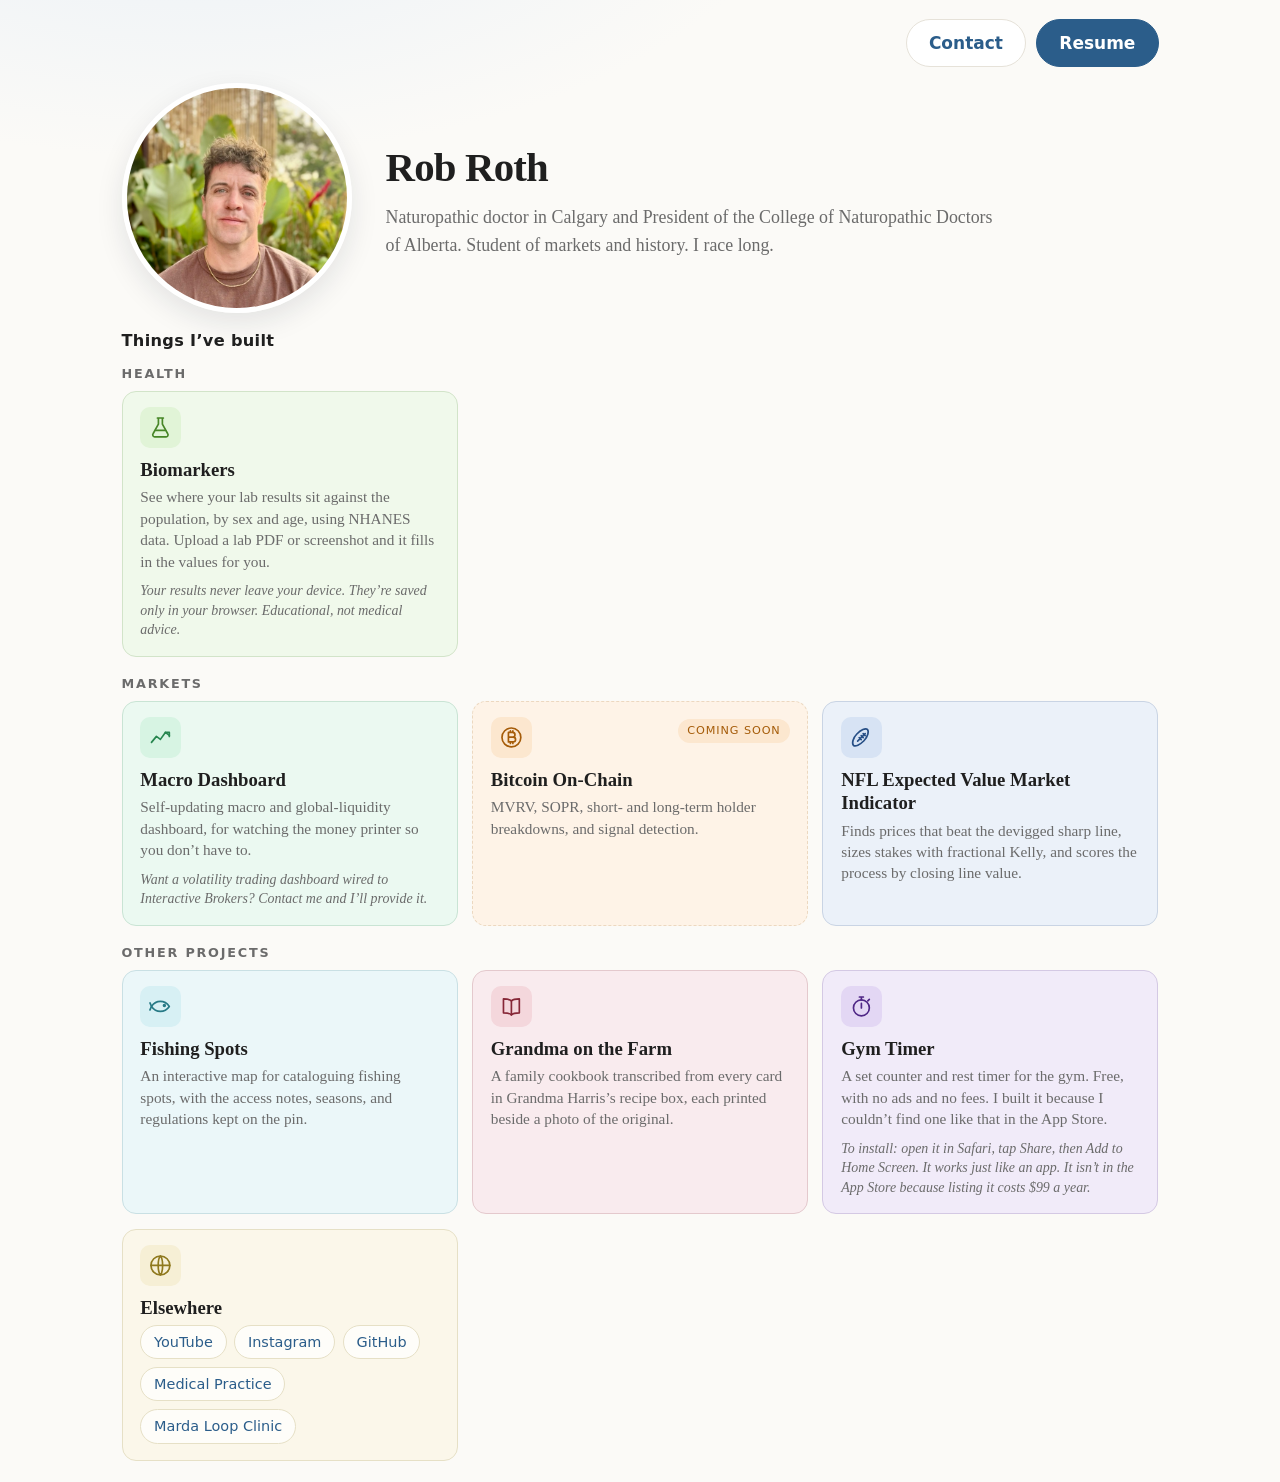
<file: index.html>
<!doctype html>
<html lang="en">
<head>
  <meta charset="utf-8">
  <meta name="viewport" content="width=device-width, initial-scale=1">
  <title>Rob Roth</title>
  <link rel="icon" type="image/svg+xml" href="img/favicon.svg">
  <link rel="icon" type="image/png" sizes="32x32" href="img/favicon-32.png">
  <link rel="icon" type="image/png" sizes="192x192" href="img/favicon-192.png">
  <link rel="apple-touch-icon" href="img/apple-touch-icon.png">
  <link rel="stylesheet" href="css/style.css?v=2">
</head>
<body class="home">
  <main class="home">
    <nav class="site top">
      <a href="#" id="contact" data-u="hello" data-d="robroth.ca">Contact</a>
      <a href="resume/" class="primary">Resume</a>
    </nav>

    <header class="hero">
      <img class="photo" src="img/rob.jpg" alt="Rob Roth" width="230" height="230">
      <div>
        <h1>Rob Roth</h1>
        <p class="lede">Naturopathic doctor in Calgary and President of the College of Naturopathic Doctors of Alberta. Student of markets and history. I race long.</p>
      </div>
    </header>

    <p class="built">Things I’ve built</p>

    <div class="grid">

      <h2>Health</h2>

      <a class="card" style="--h:100" href="https://robroth.ca/biomarkers/">
        <svg class="icon" viewBox="0 0 24 24" aria-hidden="true"><path d="M9 2.5h6M10 2.5v6.2L4.6 18.4A2 2 0 0 0 6.4 21.5h11.2a2 2 0 0 0 1.8-3.1L14 8.7V2.5"/><path d="M7 15h10"/></svg>
        <h3>Biomarkers</h3>
        <p>See where your lab results sit against the population, by sex and age, using NHANES data. Upload a lab PDF or screenshot and it fills in the values for you.</p>
        <p class="aside"><em>Your results never leave your device. They’re saved only in your browser. Educational, not medical advice.</em></p>
      </a>

      <h2>Markets</h2>

      <a class="card" style="--h:145" href="https://robroth.ca/macro-dashboard/">
        <svg class="icon" viewBox="0 0 24 24" aria-hidden="true"><polyline points="3 17 8 11 12 14 17 7 21 10"/><polyline points="17 7 21 7 21 11"/></svg>
        <h3>Macro Dashboard</h3>
        <p>Self-updating macro and global-liquidity dashboard, for watching the money printer so you don’t have to.</p>
        <p class="aside"><em>Want a volatility trading dashboard wired to Interactive Brokers? Contact me and I’ll provide it.</em></p>
      </a>

      <div class="card soon" style="--h:32; --s:90%">
        <span class="badge">Coming soon</span>
        <svg class="icon" viewBox="0 0 24 24" aria-hidden="true"><circle cx="12" cy="12" r="9.5"/><path d="M9 7h4.2a2.4 2.4 0 0 1 0 4.8H9m0 0h4.8a2.4 2.4 0 0 1 0 4.8H9zM9 7v9.6M11 5.5V7m0 9.6v1.5m2.5-12.6V7m0 9.6v1.5"/></svg>
        <h3>Bitcoin On-Chain</h3>
        <p>MVRV, SOPR, short- and long-term holder breakdowns, and signal detection.</p>
      </div>

      <a class="card" style="--h:215" href="https://robroth.ca/nfl-bet-tracker/">
        <svg class="icon" viewBox="0 0 24 24" aria-hidden="true"><path d="M4 20c-1.8-1.8-.6-7.4 3.4-11.4S16.2 2.2 18 4s.6 7.4-3.4 11.4S5.8 21.8 4 20z"/><path d="M8.2 15.8l7.6-7.6M9.8 12.2l2 2M11.8 10.2l2 2M13.8 8.2l2 2"/></svg>
        <h3>NFL Expected Value Market Indicator</h3>
        <p>Finds prices that beat the devigged sharp line, sizes stakes with fractional Kelly, and scores the process by closing line value.</p>
      </a>

      <h2>Other Projects</h2>

      <a class="card" style="--h:188" href="https://robroth.ca/Fishing/">
        <svg class="icon" viewBox="0 0 24 24" aria-hidden="true"><path d="M3 12s3.5-5 9-5 9 5 9 5-3.5 5-9 5-9-5-9-5z"/><path d="M3 12l-1.5-3.5M3 12l-1.5 3.5"/><circle cx="16" cy="11" r=".9" fill="currentColor"/></svg>
        <h3>Fishing Spots</h3>
        <p>An interactive map for cataloguing fishing spots, with the access notes, seasons, and regulations kept on the pin.</p>
      </a>

      <a class="card" style="--h:350" href="https://robroth.ca/grandma-on-the-farm/">
        <svg class="icon" viewBox="0 0 24 24" aria-hidden="true"><path d="M12 6.5c-1.5-1.5-4-2-8-2v14c4 0 6.5.5 8 2 1.5-1.5 4-2 8-2v-14c-4 0-6.5.5-8 2z"/><path d="M12 6.5v14"/></svg>
        <h3>Grandma on the Farm</h3>
        <p>A family cookbook transcribed from every card in Grandma Harris’s recipe box, each printed beside a photo of the original.</p>
      </a>

      <a class="card" style="--h:265" href="https://robroth.ca/gym-timer/">
        <svg class="icon" viewBox="0 0 24 24" aria-hidden="true"><circle cx="12" cy="13.5" r="8"/><path d="M12 13.5V9M10 2.5h4M12 2.5v3M18.5 6.5l1.5-1.5"/></svg>
        <h3>Gym Timer</h3>
        <p>A set counter and rest timer for the gym. Free, with no ads and no fees. I built it because I couldn’t find one like that in the App Store.</p>
        <p class="aside"><em>To install: open it in Safari, tap Share, then Add to Home Screen. It works just like an app. It isn’t in the App Store because listing it costs $99 a year.</em></p>
      </a>

      <div class="card elsewhere" style="--h:48; --s:65%">
        <svg class="icon" viewBox="0 0 24 24" aria-hidden="true"><circle cx="12" cy="12" r="9.5"/><path d="M2.5 12h19M12 2.5c3 3 3 16 0 19M12 2.5c-3 3-3 16 0 19"/></svg>
        <h3>Elsewhere</h3>
        <ul>
          <li><a href="https://www.youtube.com/@rockinrobbieroth">YouTube</a></li>
          <li><a href="https://www.instagram.com/rockinrobbieroth/">Instagram</a></li>
          <li><a href="https://github.com/robertarthurjackson">GitHub</a></li>
          <li><a href="https://www.drrobroth.com">Medical Practice</a></li>
          <li><a href="https://www.mardaloopwellness.com">Marda Loop Clinic</a></li>
        </ul>
      </div>
    </div>
  </main>
  <script>
    (function () {
      var a = document.getElementById('contact');
      var addr = a.dataset.u + '@' + a.dataset.d;
      a.addEventListener('click', function (e) { e.preventDefault(); location.href = 'mailto:' + addr; });
      a.title = addr;
    })();
  </script>
</body>
</html>
</file>
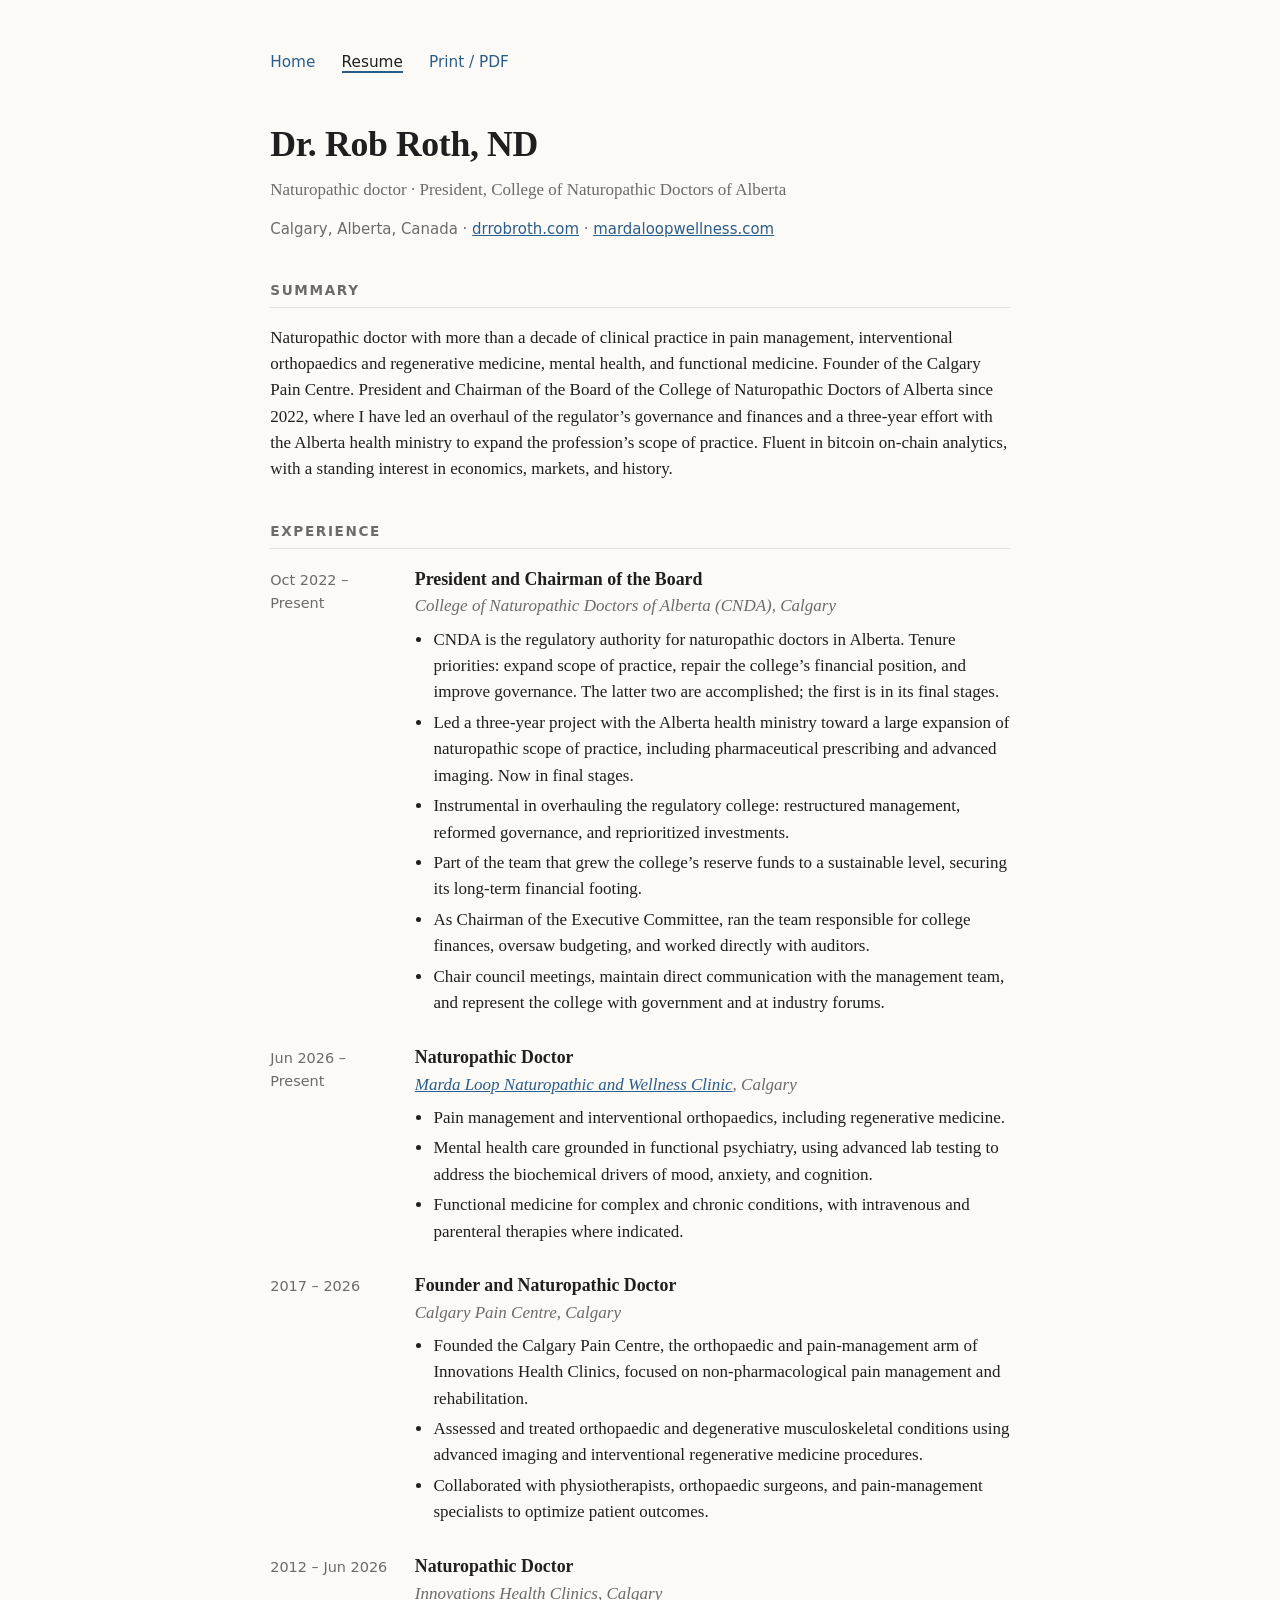
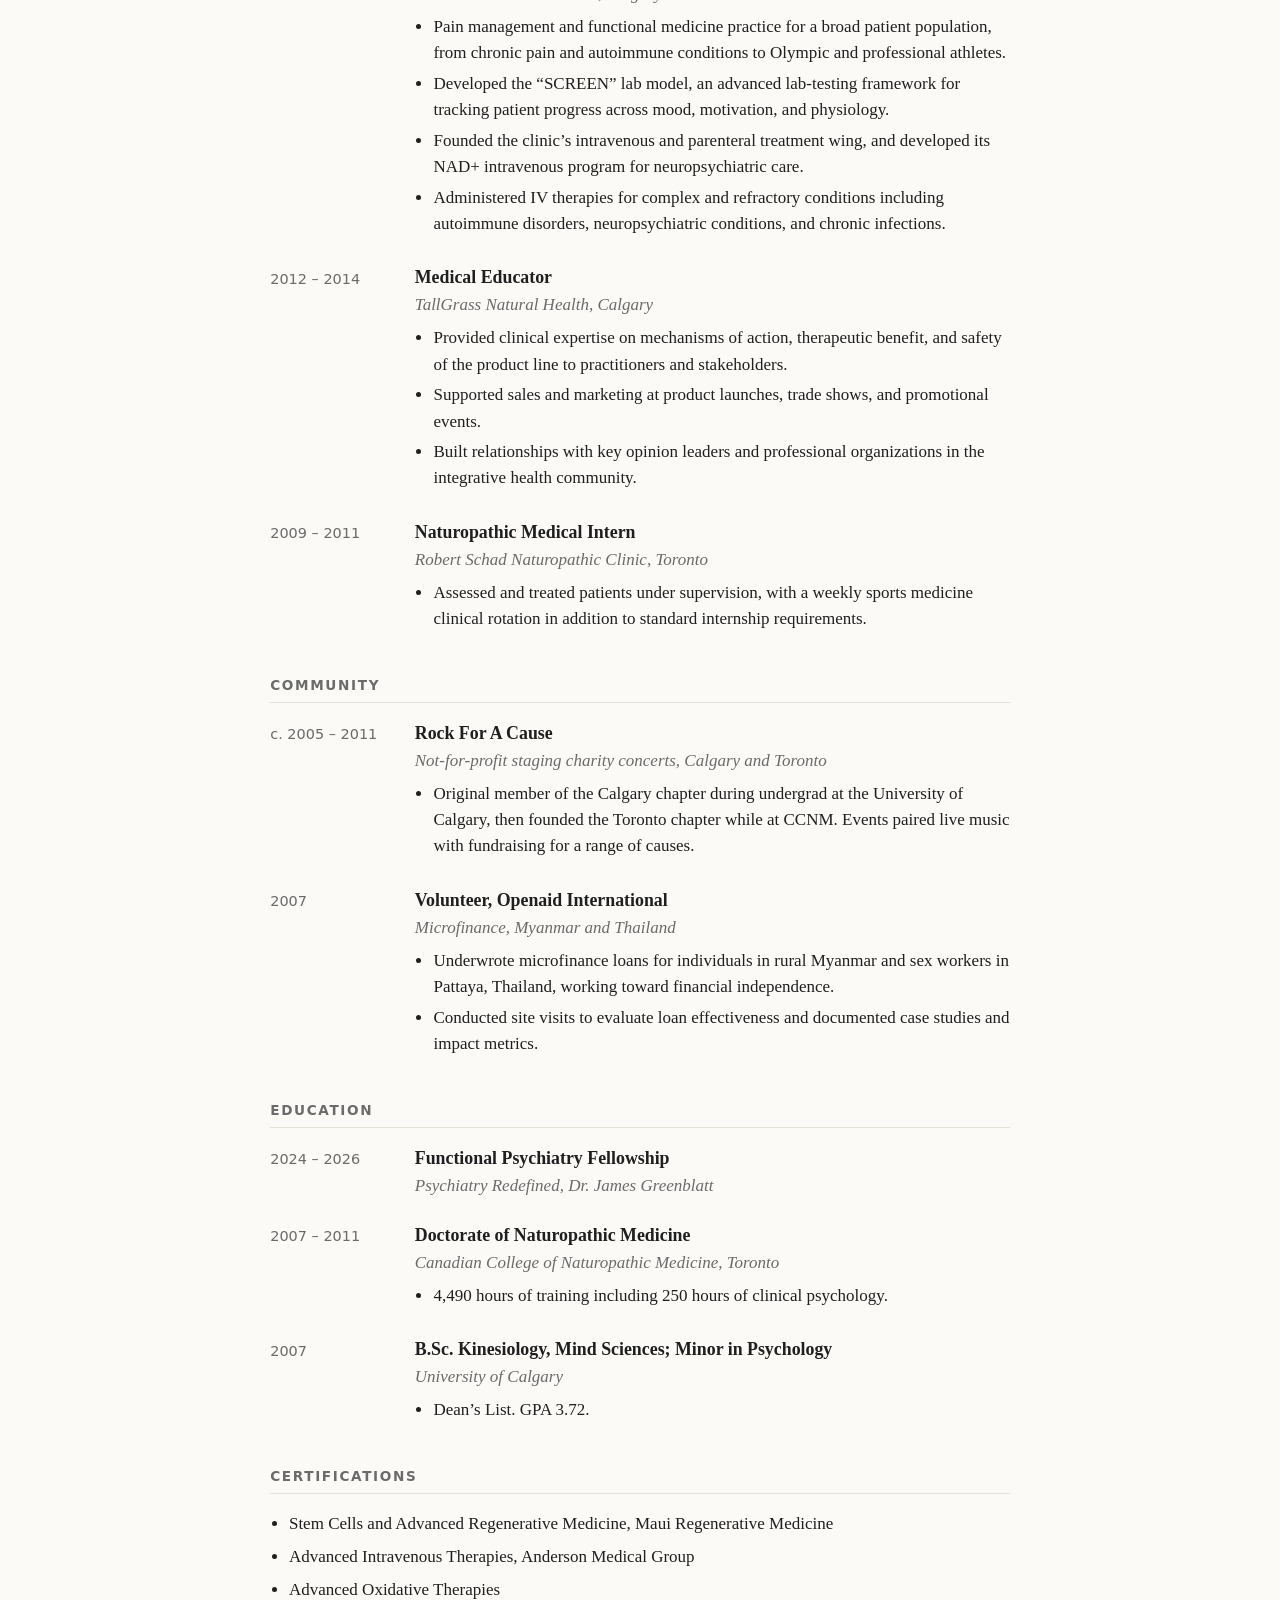
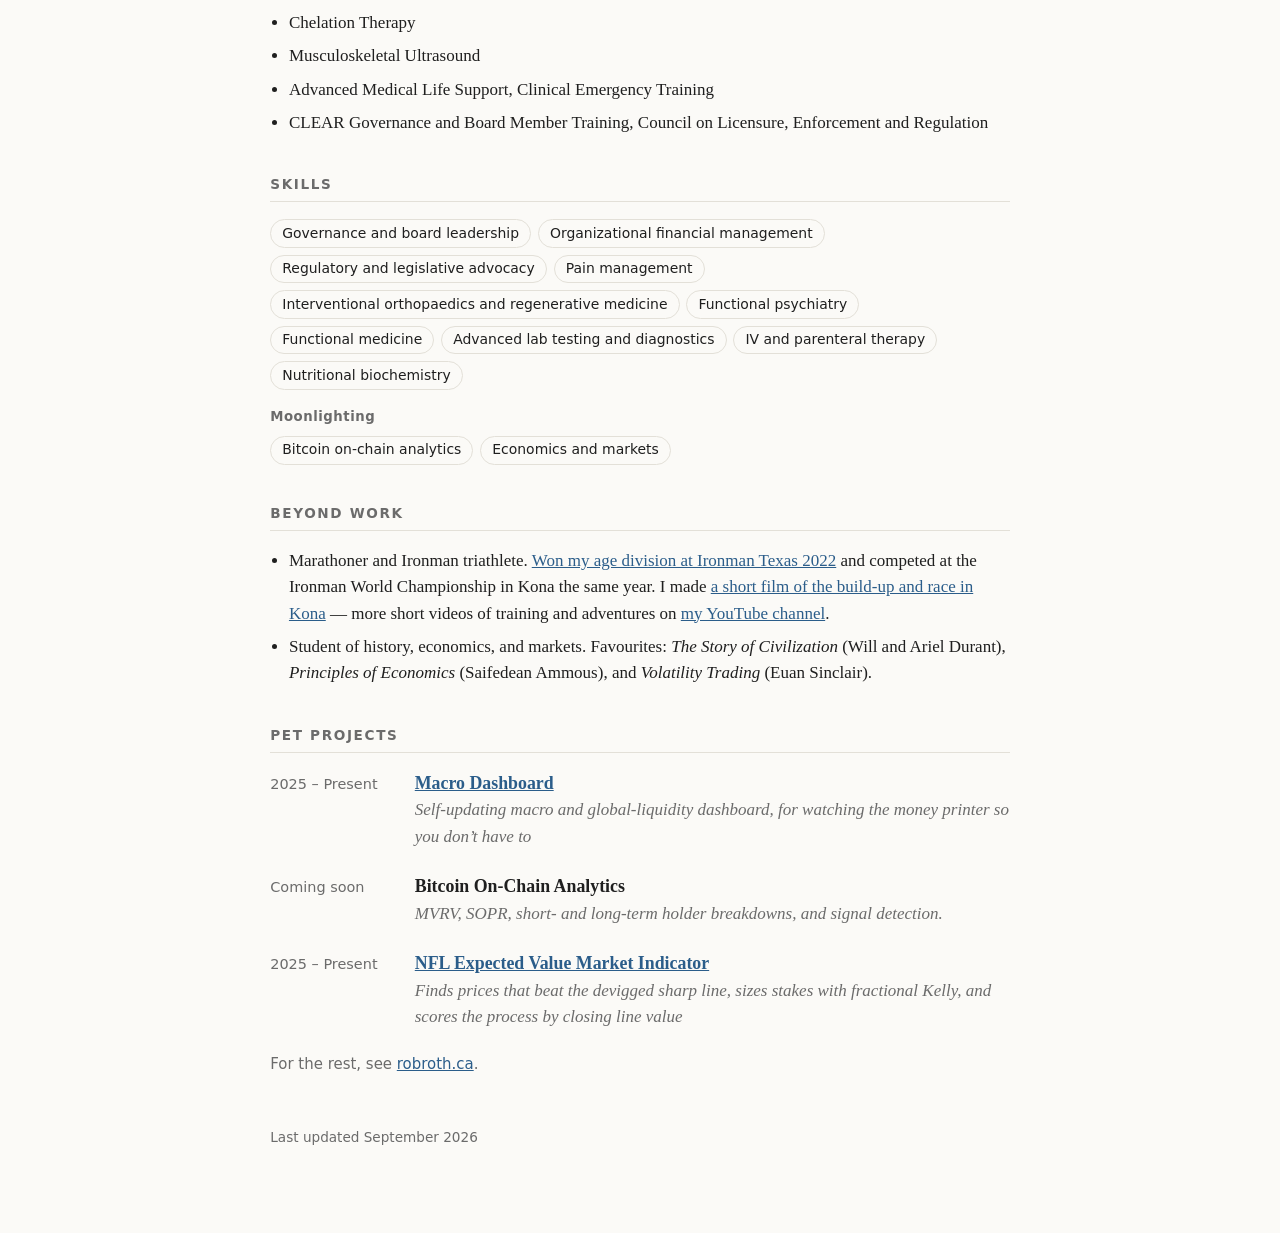
<file: resume/index.html>
<!doctype html>
<html lang="en">
<head>
  <meta charset="utf-8">
  <meta name="viewport" content="width=device-width, initial-scale=1">
  <title>Dr. Rob Roth — Resume</title>
  <link rel="icon" type="image/svg+xml" href="../img/favicon.svg">
  <link rel="icon" type="image/png" sizes="32x32" href="../img/favicon-32.png">
  <link rel="icon" type="image/png" sizes="192x192" href="../img/favicon-192.png">
  <link rel="apple-touch-icon" href="../img/apple-touch-icon.png">
  <link rel="stylesheet" href="../css/style.css">
</head>
<body>
  <main>
    <nav class="site">
      <a href="../">Home</a>
      <a href="./" class="current">Resume</a>
      <a href="#" class="no-print" onclick="window.print();return false;">Print / PDF</a>
    </nav>

    <header class="cv">
      <h1>Dr. Rob Roth, ND</h1>
      <p class="tagline">Naturopathic doctor · President, College of Naturopathic Doctors of Alberta</p>
      <p class="contact">
        <span>Calgary, Alberta, Canada</span>
        <span><a href="https://www.drrobroth.com">drrobroth.com</a></span>
        <span><a href="https://www.mardaloopwellness.com">mardaloopwellness.com</a></span>
      </p>
    </header>

    <section class="cv" id="summary">
      <h2>Summary</h2>
      <p>Naturopathic doctor with more than a decade of clinical practice in pain management, interventional orthopaedics and regenerative medicine, mental health, and functional medicine. Founder of the Calgary Pain Centre. President and Chairman of the Board of the College of Naturopathic Doctors of Alberta since 2022, where I have led an overhaul of the regulator’s governance and finances and a three-year effort with the Alberta health ministry to expand the profession’s scope of practice. Fluent in bitcoin on-chain analytics, with a standing interest in economics, markets, and history.</p>
    </section>

    <section class="cv" id="experience">
      <h2>Experience</h2>

      <div class="entry">
        <div class="when">Oct 2022 – Present</div>
        <div>
          <h3>President and Chairman of the Board</h3>
          <div class="org">College of Naturopathic Doctors of Alberta (CNDA), Calgary</div>
          <ul>
            <li>CNDA is the regulatory authority for naturopathic doctors in Alberta. Tenure priorities: expand scope of practice, repair the college’s financial position, and improve governance. The latter two are accomplished; the first is in its final stages.</li>
            <li>Led a three-year project with the Alberta health ministry toward a large expansion of naturopathic scope of practice, including pharmaceutical prescribing and advanced imaging. Now in final stages.</li>
            <li>Instrumental in overhauling the regulatory college: restructured management, reformed governance, and reprioritized investments.</li>
            <li>Part of the team that grew the college’s reserve funds to a sustainable level, securing its long-term financial footing.</li>
            <li>As Chairman of the Executive Committee, ran the team responsible for college finances, oversaw budgeting, and worked directly with auditors.</li>
            <li>Chair council meetings, maintain direct communication with the management team, and represent the college with government and at industry forums.</li>
          </ul>
        </div>
      </div>

      <div class="entry">
        <div class="when">Jun 2026 – Present</div>
        <div>
          <h3>Naturopathic Doctor</h3>
          <div class="org"><a href="https://www.mardaloopwellness.com">Marda Loop Naturopathic and Wellness Clinic</a>, Calgary</div>
          <ul>
            <li>Pain management and interventional orthopaedics, including regenerative medicine.</li>
            <li>Mental health care grounded in functional psychiatry, using advanced lab testing to address the biochemical drivers of mood, anxiety, and cognition.</li>
            <li>Functional medicine for complex and chronic conditions, with intravenous and parenteral therapies where indicated.</li>
          </ul>
        </div>
      </div>

      <div class="entry">
        <div class="when">2017 – 2026</div>
        <div>
          <h3>Founder and Naturopathic Doctor</h3>
          <div class="org">Calgary Pain Centre, Calgary</div>
          <ul>
            <li>Founded the Calgary Pain Centre, the orthopaedic and pain-management arm of Innovations Health Clinics, focused on non-pharmacological pain management and rehabilitation.</li>
            <li>Assessed and treated orthopaedic and degenerative musculoskeletal conditions using advanced imaging and interventional regenerative medicine procedures.</li>
            <li>Collaborated with physiotherapists, orthopaedic surgeons, and pain-management specialists to optimize patient outcomes.</li>
          </ul>
        </div>
      </div>

      <div class="entry">
        <div class="when">2012 – Jun 2026</div>
        <div>
          <h3>Naturopathic Doctor</h3>
          <div class="org">Innovations Health Clinics, Calgary</div>
          <ul>
            <li>Pain management and functional medicine practice for a broad patient population, from chronic pain and autoimmune conditions to Olympic and professional athletes.</li>
            <li>Developed the “SCREEN” lab model, an advanced lab-testing framework for tracking patient progress across mood, motivation, and physiology.</li>
            <li>Founded the clinic’s intravenous and parenteral treatment wing, and developed its NAD+ intravenous program for neuropsychiatric care.</li>
            <li>Administered IV therapies for complex and refractory conditions including autoimmune disorders, neuropsychiatric conditions, and chronic infections.</li>
          </ul>
        </div>
      </div>

      <div class="entry">
        <div class="when">2012 – 2014</div>
        <div>
          <h3>Medical Educator</h3>
          <div class="org">TallGrass Natural Health, Calgary</div>
          <ul>
            <li>Provided clinical expertise on mechanisms of action, therapeutic benefit, and safety of the product line to practitioners and stakeholders.</li>
            <li>Supported sales and marketing at product launches, trade shows, and promotional events.</li>
            <li>Built relationships with key opinion leaders and professional organizations in the integrative health community.</li>
          </ul>
        </div>
      </div>

      <div class="entry">
        <div class="when">2009 – 2011</div>
        <div>
          <h3>Naturopathic Medical Intern</h3>
          <div class="org">Robert Schad Naturopathic Clinic, Toronto</div>
          <ul>
            <li>Assessed and treated patients under supervision, with a weekly sports medicine clinical rotation in addition to standard internship requirements.</li>
          </ul>
        </div>
      </div>
    </section>

    <section class="cv" id="projects">
      <h2>Community</h2>

      <div class="entry">
        <div class="when">c. 2005 – 2011</div>
        <div>
          <h3>Rock For A Cause</h3>
          <div class="org">Not-for-profit staging charity concerts, Calgary and Toronto</div>
          <ul>
            <li>Original member of the Calgary chapter during undergrad at the University of Calgary, then founded the Toronto chapter while at CCNM. Events paired live music with fundraising for a range of causes.</li>
          </ul>
        </div>
      </div>

      <div class="entry">
        <div class="when">2007</div>
        <div>
          <h3>Volunteer, Openaid International</h3>
          <div class="org">Microfinance, Myanmar and Thailand</div>
          <ul>
            <li>Underwrote microfinance loans for individuals in rural Myanmar and sex workers in Pattaya, Thailand, working toward financial independence.</li>
            <li>Conducted site visits to evaluate loan effectiveness and documented case studies and impact metrics.</li>
          </ul>
        </div>
      </div>
    </section>

    <section class="cv" id="education">
      <h2>Education</h2>

      <div class="entry">
        <div class="when">2024 – 2026</div>
        <div>
          <h3>Functional Psychiatry Fellowship</h3>
          <div class="org">Psychiatry Redefined, Dr. James Greenblatt</div>
        </div>
      </div>

      <div class="entry">
        <div class="when">2007 – 2011</div>
        <div>
          <h3>Doctorate of Naturopathic Medicine</h3>
          <div class="org">Canadian College of Naturopathic Medicine, Toronto</div>
          <ul>
            <li>4,490 hours of training including 250 hours of clinical psychology.</li>
          </ul>
        </div>
      </div>

      <div class="entry">
        <div class="when">2007</div>
        <div>
          <h3>B.Sc. Kinesiology, Mind Sciences; Minor in Psychology</h3>
          <div class="org">University of Calgary</div>
          <ul>
            <li>Dean’s List. GPA 3.72.</li>
          </ul>
        </div>
      </div>
    </section>

    <section class="cv" id="certifications">
      <h2>Certifications</h2>
      <ul>
        <li>Stem Cells and Advanced Regenerative Medicine, Maui Regenerative Medicine</li>
        <li>Advanced Intravenous Therapies, Anderson Medical Group</li>
        <li>Advanced Oxidative Therapies</li>
        <li>Chelation Therapy</li>
        <li>Musculoskeletal Ultrasound</li>
        <li>Advanced Medical Life Support, Clinical Emergency Training</li>
        <li>CLEAR Governance and Board Member Training, Council on Licensure, Enforcement and Regulation</li>
      </ul>
    </section>

    <section class="cv" id="skills">
      <h2>Skills</h2>
      <ul class="tags">
        <li>Governance and board leadership</li>
        <li>Organizational financial management</li>
        <li>Regulatory and legislative advocacy</li>
        <li>Pain management</li>
        <li>Interventional orthopaedics and regenerative medicine</li>
        <li>Functional psychiatry</li>
        <li>Functional medicine</li>
        <li>Advanced lab testing and diagnostics</li>
        <li>IV and parenteral therapy</li>
        <li>Nutritional biochemistry</li>
      </ul>
      <h3 class="sub">Moonlighting</h3>
      <ul class="tags">
        <li>Bitcoin on-chain analytics</li>
        <li>Economics and markets</li>
      </ul>
    </section>

    <section class="cv" id="personal">
      <h2>Beyond Work</h2>
      <ul>
        <li>Marathoner and Ironman triathlete. <a href="https://www.instagram.com/p/Cc_O9wvA-jr/">Won my age division at Ironman Texas 2022</a> and competed at the Ironman World Championship in Kona the same year. I made <a href="https://www.youtube.com/watch?v=jEcnDeVqDio">a short film of the build-up and race in Kona</a> — more short videos of training and adventures on <a href="https://www.youtube.com/@rockinrobbieroth">my YouTube channel</a>.</li>
        <li>Student of history, economics, and markets. Favourites: <em>The Story of Civilization</em> (Will and Ariel Durant), <em>Principles of Economics</em> (Saifedean Ammous), and <em>Volatility Trading</em> (Euan Sinclair).</li>
      </ul>
    </section>

    <section class="cv" id="projects-software">
      <h2>Pet Projects</h2>
      <div class="entry">
        <div class="when">2025 – Present</div>
        <div>
          <h3><a href="https://robroth.ca/macro-dashboard/">Macro Dashboard</a></h3>
          <div class="org">Self-updating macro and global-liquidity dashboard, for watching the money printer so you don’t have to</div>
        </div>
      </div>
      <div class="entry">
        <div class="when">Coming soon</div>
        <div>
          <h3>Bitcoin On-Chain Analytics</h3>
          <div class="org">MVRV, SOPR, short- and long-term holder breakdowns, and signal detection.</div>
        </div>
      </div>
      <div class="entry">
        <div class="when">2025 – Present</div>
        <div>
          <h3><a href="https://robroth.ca/nfl-bet-tracker/">NFL Expected Value Market Indicator</a></h3>
          <div class="org">Finds prices that beat the devigged sharp line, sizes stakes with fractional Kelly, and scores the process by closing line value</div>
        </div>
      </div>
      </div>
      </div>
      <p class="more">For the rest, see <a href="https://robroth.ca">robroth.ca</a>.</p>
    </section>

    <footer>Last updated September 2026</footer>
  </main>
</body>
</html>
</file>
<file: css/style.css>
/* Shared styles for robroth.com */
:root {
  --bg: #fbfaf7;
  --ink: #1f1f1f;
  --muted: #6b6b6b;
  --rule: #e3e0d8;
  --accent: #2b5d8a;
  --max: 46rem;
}
@media (prefers-color-scheme: dark) {
  :root { --bg: #161616; --ink: #ececec; --muted: #a0a0a0; --rule: #333; --accent: #7fb0e0; }
}
* { box-sizing: border-box; }
html { font-size: 17px; }
body {
  margin: 0;
  background: var(--bg);
  color: var(--ink);
  font-family: Georgia, "Times New Roman", serif;
  line-height: 1.55;
}
main { max-width: var(--max); margin: 0 auto; padding: 3rem 1.25rem 5rem; }
a { color: var(--accent); }
nav.site { font-family: system-ui, -apple-system, sans-serif; font-size: 0.9rem; margin-bottom: 2.5rem; }
nav.site a { margin-right: 1.25rem; text-decoration: none; }
nav.site a.current { color: var(--ink); border-bottom: 2px solid var(--accent); }

/* C.V. */
header.cv h1 { font-size: 2.1rem; margin: 0 0 0.25rem; letter-spacing: -0.01em; }
header.cv .tagline { color: var(--muted); margin: 0 0 0.75rem; }
header.cv .contact { font-family: system-ui, -apple-system, sans-serif; font-size: 0.88rem; color: var(--muted); }
header.cv .contact span + span::before { content: " · "; }
section.cv { margin-top: 2.25rem; }
section.cv h2 {
  font-family: system-ui, -apple-system, sans-serif;
  font-size: 0.8rem; text-transform: uppercase; letter-spacing: 0.12em;
  color: var(--muted); border-bottom: 1px solid var(--rule);
  padding-bottom: 0.35rem; margin: 0 0 1rem;
}
.entry { display: grid; grid-template-columns: 7.5rem 1fr; gap: 0 1rem; margin-bottom: 1.35rem; }
.entry .when { font-family: system-ui, -apple-system, sans-serif; font-size: 0.85rem; color: var(--muted); padding-top: 0.2rem; }
.entry h3 { margin: 0; font-size: 1.05rem; font-weight: 600; }
.entry .org { color: var(--muted); font-style: italic; }
.entry ul { margin: 0.4rem 0 0; padding-left: 1.1rem; }
.entry li { margin-bottom: 0.25rem; }
.tags { display: flex; flex-wrap: wrap; gap: 0.4rem; padding: 0; margin: 0; list-style: none; }
.tags li {
  font-family: system-ui, -apple-system, sans-serif; font-size: 0.82rem;
  border: 1px solid var(--rule); border-radius: 999px; padding: 0.15rem 0.65rem;
}
section.cv h3.sub { font-family: system-ui, -apple-system, sans-serif; font-size: 0.78rem; font-weight: 600; letter-spacing: 0.04em; color: var(--muted); margin: 1rem 0 0.5rem; }
section.cv p.more { font-family: system-ui, -apple-system, sans-serif; font-size: 0.88rem; color: var(--muted); margin: 0.25rem 0 0; }
.placeholder { color: var(--muted); }
.placeholder::before { content: "[ "; } .placeholder::after { content: " ]"; }
footer { margin-top: 3rem; font-family: system-ui, -apple-system, sans-serif; font-size: 0.8rem; color: var(--muted); }

@media (max-width: 600px) {
  .entry { grid-template-columns: 1fr; }
  .entry .when { padding: 0 0 0.2rem; }
}
@media print {
  html { font-size: 11pt; }
  body { background: #fff; color: #000; }
  main { padding: 0; max-width: none; }
  nav.site, footer, .no-print { display: none; }
  a { color: inherit; text-decoration: none; }
  section.cv { break-inside: avoid; }
}

/* plain lists inside a section (e.g. Beyond Work) */
section.cv > ul:not(.tags) { padding-left: 1.1rem; margin: 0; }
section.cv > ul:not(.tags) li { margin-bottom: 0.4rem; }

/* Homepage: hero + card grid, one screen */
:root { --card: #ffffff; --card-border: #e6e2d9; --tint: #e9f0f7; --shadow: 0 10px 28px rgba(20,30,50,0.10); }
@media (prefers-color-scheme: dark) {
  :root { --card: #1e1e1e; --card-border: #2e2e2e; --tint: #22303d; --shadow: 0 10px 28px rgba(0,0,0,0.45); }
}
body.home { background: radial-gradient(60rem 30rem at 15% -10%, var(--tint) 0%, transparent 60%) no-repeat, var(--bg); }
main.home { max-width: 64rem; padding: 1.1rem 1.5rem 1.25rem; min-height: 100vh; display: flex; flex-direction: column; gap: 0.9rem; }
nav.site.top { margin: 0; text-align: right; }
nav.site.top { display: flex; justify-content: flex-end; gap: 0.6rem; }
nav.site.top a {
  font-size: 1rem; font-weight: 600; border: 1px solid var(--card-border); border-radius: 999px;
  padding: 0.6rem 1.3rem; margin: 0; background: var(--card); transition: border-color .15s, background .15s, transform .15s;
}
nav.site.top a:hover { border-color: var(--accent); background: var(--tint); transform: translateY(-1px); }
nav.site.top a.primary { background: var(--accent); border-color: var(--accent); color: #fff; }
nav.site.top a.primary:hover { background: var(--accent); filter: brightness(1.08); }

.hero { display: flex; align-items: center; gap: 2rem; }
.hero .photo { width: 230px; height: 230px; object-fit: cover; border-radius: 50%; flex: none; box-shadow: var(--shadow); border: 5px solid var(--card); }
.hero h1 { margin: 0 0 0.3rem; font-size: 2.4rem; letter-spacing: -0.02em; }
.hero .lede { margin: 0; color: var(--muted); font-size: 1.05rem; max-width: 36rem; }

.grid { display: grid; grid-template-columns: repeat(3, 1fr); gap: 0.85rem; }
.grid h2 {
  grid-column: 1 / -1; margin: 0.15rem 0 -0.45rem;
  font-family: system-ui, -apple-system, sans-serif; font-size: 0.75rem;
  text-transform: uppercase; letter-spacing: 0.14em; color: var(--muted);
}
.card {
  position: relative; display: block; text-decoration: none; color: inherit;
  background: var(--card); border: 1px solid var(--card-border); border-radius: 14px;
  padding: 0.9rem 1.05rem 0.95rem; transition: transform .18s ease, box-shadow .18s ease, border-color .18s ease;
}
a.card:hover { transform: translateY(-4px); box-shadow: var(--shadow); border-color: var(--accent); }
.card .icon {
  width: 2.4rem; height: 2.4rem; padding: 0.5rem; box-sizing: border-box; border-radius: 10px;
  background: var(--tint); color: var(--accent); fill: none; stroke: currentColor; stroke-width: 1.7;
  stroke-linecap: round; stroke-linejoin: round; margin-bottom: 0.6rem; display: block;
}
.card h3 { margin: 0 0 0.3rem; font-size: 1.1rem; font-weight: 700; line-height: 1.25; }
.card p { margin: 0; color: var(--muted); font-size: 0.9rem; line-height: 1.4; }
.card.soon { border-style: dashed; }
.card .badge {
  position: absolute; top: 1rem; right: 1rem;
  font-family: system-ui, -apple-system, sans-serif; font-size: 0.66rem; text-transform: uppercase; letter-spacing: 0.08em;
  color: var(--accent); background: var(--tint); border-radius: 999px; padding: 0.2rem 0.55rem;
}
/* Per-card hue: set --h (and optionally --s) on a card for a soft tinted background. */
.card[style*="--h"] {
  --s: 55%;
  background: hsl(var(--h) var(--s) 95%);
  border-color: hsl(var(--h) calc(var(--s) * 0.6) 84%);
}
.card[style*="--h"] .icon, .card[style*="--h"] .badge { background: hsl(var(--h) var(--s) 90%); color: hsl(var(--h) var(--s) 34%); }
a.card[style*="--h"]:hover { border-color: hsl(var(--h) var(--s) 50%); }
.card[style*="--h"].elsewhere li a { background: hsl(var(--h) var(--s) 98.5%); border-color: hsl(var(--h) calc(var(--s) * 0.6) 84%); }
.card[style*="--h"].elsewhere li a:hover { background: hsl(var(--h) var(--s) 92%); border-color: hsl(var(--h) var(--s) 50%); }
@media (prefers-color-scheme: dark) {
  .card[style*="--h"] { background: hsl(var(--h) calc(var(--s) * 0.35) 14%); border-color: hsl(var(--h) calc(var(--s) * 0.35) 22%); }
  .card[style*="--h"] .icon, .card[style*="--h"] .badge { background: hsl(var(--h) calc(var(--s) * 0.5) 22%); color: hsl(var(--h) var(--s) 72%); }
  a.card[style*="--h"]:hover { border-color: hsl(var(--h) var(--s) 55%); }
  .card[style*="--h"].elsewhere li a { background: hsl(var(--h) calc(var(--s) * 0.35) 17%); border-color: hsl(var(--h) calc(var(--s) * 0.35) 28%); }
  .card[style*="--h"].elsewhere li a:hover { background: hsl(var(--h) calc(var(--s) * 0.5) 22%); border-color: hsl(var(--h) var(--s) 55%); }
}
.card.elsewhere ul { list-style: none; margin: 0; padding: 0; display: flex; flex-wrap: wrap; gap: 0.45rem; }
.card.elsewhere li a {
  display: inline-block; font-family: system-ui, -apple-system, sans-serif; font-size: 0.85rem; text-decoration: none;
  border: 1px solid var(--card-border); border-radius: 999px; padding: 0.3rem 0.75rem; transition: border-color .15s, background .15s;
}
.card.elsewhere li a:hover { border-color: var(--accent); background: var(--tint); }

@media (max-width: 900px) { .grid { grid-template-columns: repeat(2, 1fr); } main.home { min-height: auto; } }
@media (max-width: 600px) {
  .grid { grid-template-columns: 1fr; }
  .hero { flex-direction: column; align-items: flex-start; gap: 1rem; }
  .hero .photo { width: 160px; height: 160px; }
  .hero h1 { font-size: 2rem; }
}

/* compact horizontal cards (Professional row) */
.card.compact { display: flex; align-items: center; gap: 0.85rem; padding: 0.85rem 1rem; }
.card.compact .icon { margin: 0; flex: none; }
.card.compact h3 { font-size: 1rem; margin-bottom: 0.15rem; }
.card.compact p { font-size: 0.85rem; }
.row2 { grid-column: 1 / -1; display: grid; grid-template-columns: 1fr 1fr; gap: 0.85rem; }
@media (max-width: 600px) { .row2 { grid-template-columns: 1fr; } }
.card p.aside { margin-top: 0.55rem; font-size: 0.82rem; }
.built { margin: 0 0 -0.4rem; font-family: system-ui, -apple-system, sans-serif; font-size: 0.95rem; font-weight: 600; letter-spacing: 0.02em; color: var(--ink); }
</file>
